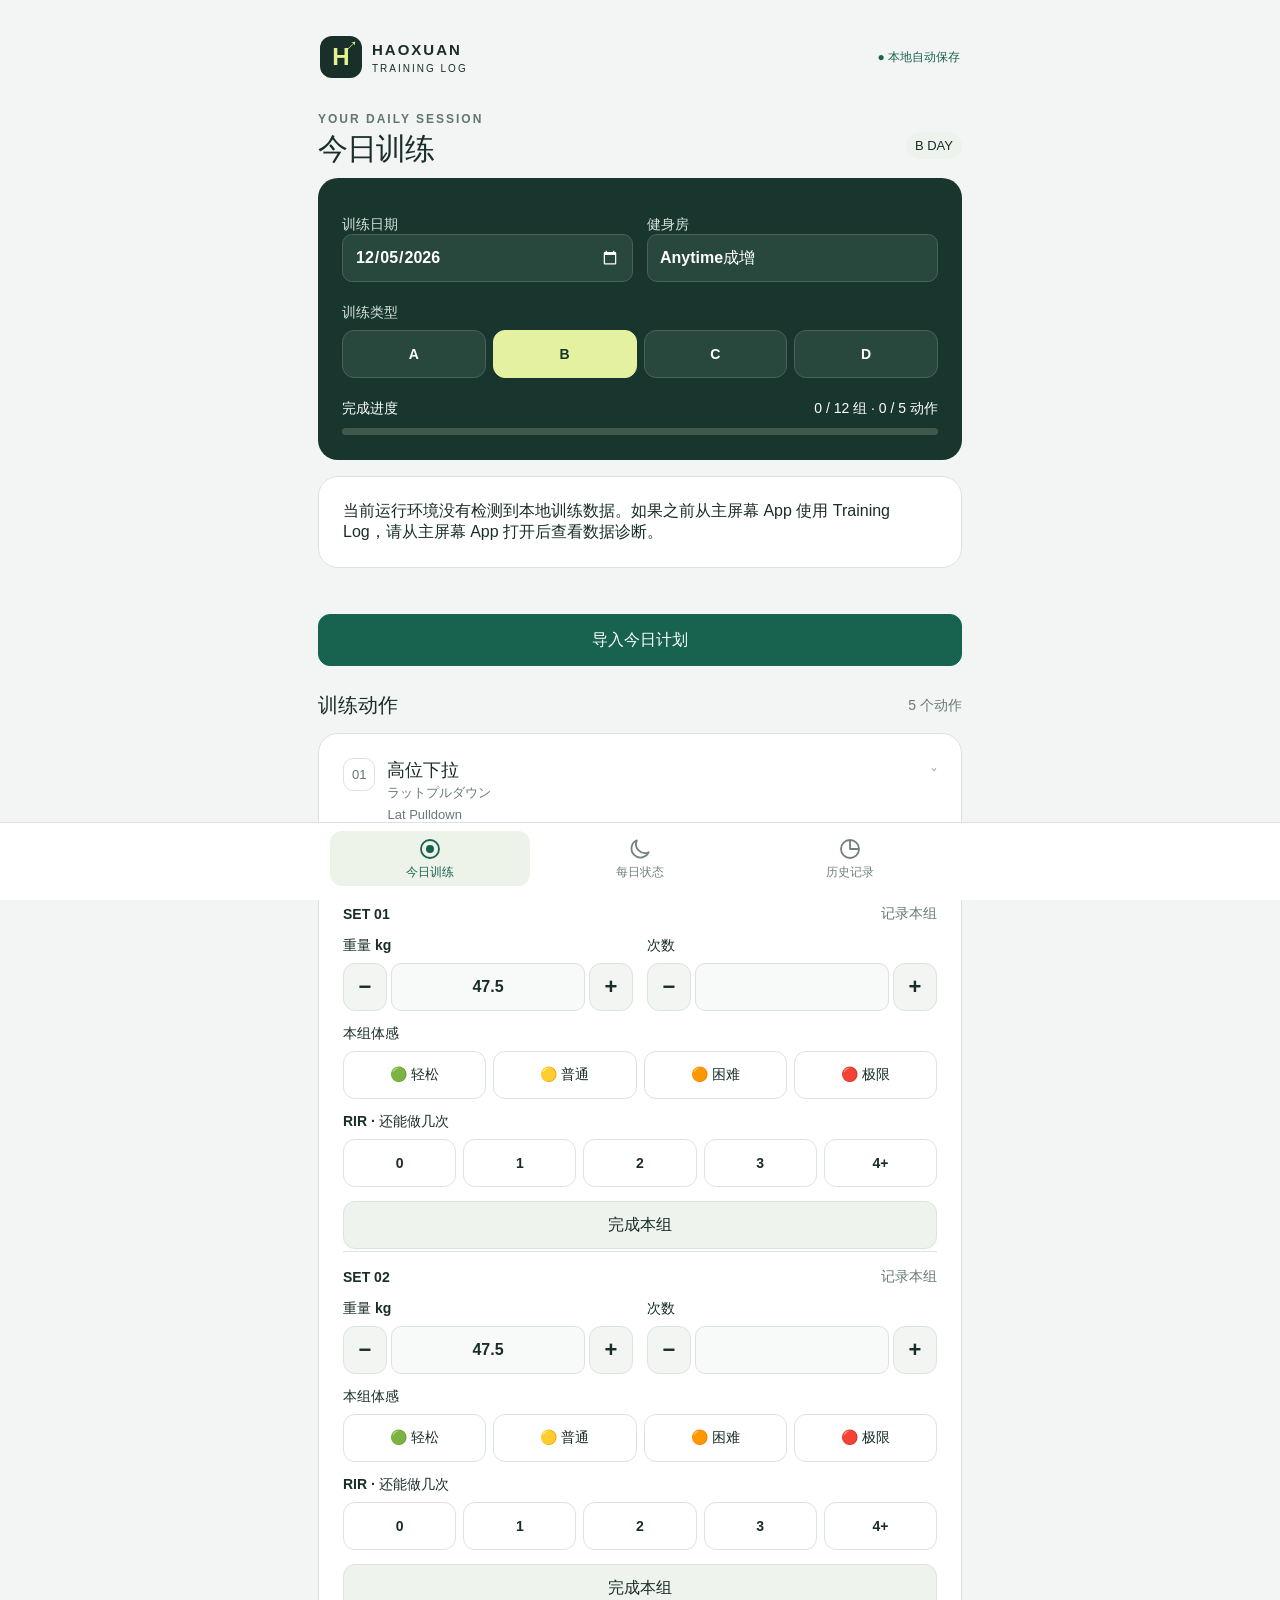
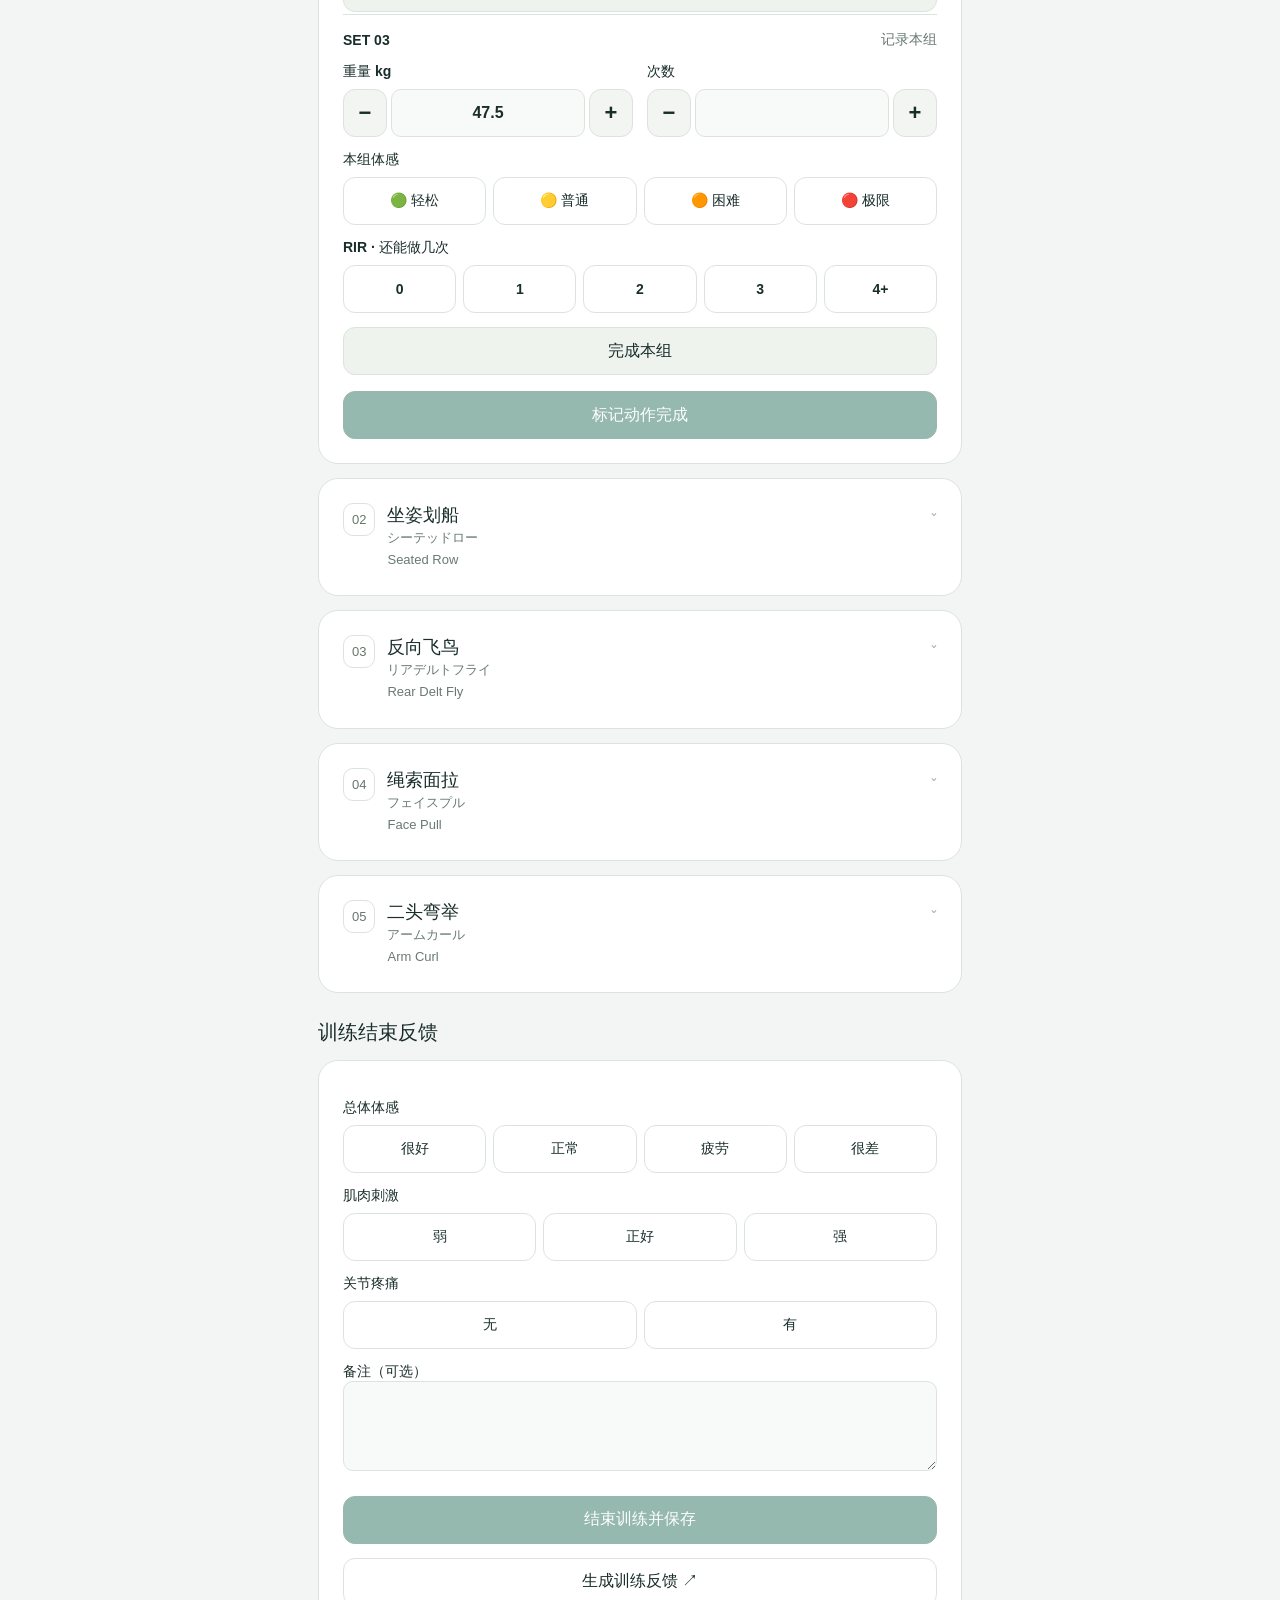
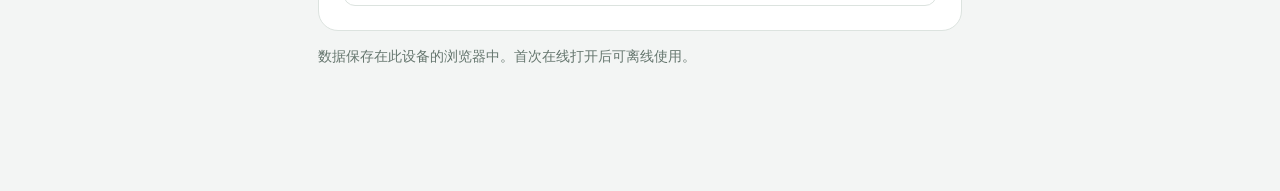
<file: index.html>
<!doctype html>
<html lang="zh-CN"><head><meta charset="UTF-8"><meta name="viewport" content="width=device-width,initial-scale=1"><meta name="theme-color" content="#142c28"><meta name="description" content="Haoxuan 的训练与睡眠记录，自动保存，离线可用。"><meta name="apple-mobile-web-app-capable" content="yes"><meta name="apple-mobile-web-app-title" content="Training Log"><meta name="apple-mobile-web-app-status-bar-style" content="default"><link rel="manifest" href="./manifest.webmanifest"><link rel="apple-touch-icon" href="./icons/apple-touch-icon.png"><link rel="icon" href="./icons/icon-192.png"><link rel="stylesheet" href="./styles.css"><title>Haoxuan Training Log</title><script src="./storage-compat.js" defer></script><script src="./cardio.js" defer></script><script src="./daily-status.js" defer></script><script src="./plan-import.js" defer></script><script src="./pwa-ui.js" defer></script><script src="./data-recovery.js" defer></script><script src="./health-sleep-import.js" defer></script><script src="./app.js" defer></script></head><body><header class="brand app-container"><span class="mark">H<span>↗</span></span><div><strong>HAOXUAN</strong><small>TRAINING LOG</small></div><span id="save-status" role="status">● 本地自动保存</span></header><main id="app" class="app-container"></main><nav class="bottom-nav" aria-label="主导航"><button data-view="training"><span class="nav-icon" aria-hidden="true"><span class="nav-icon-metric">◉</span><svg width="24" height="24" viewBox="0 0 24 24" fill="none" stroke="currentColor" stroke-width="1.8" stroke-linecap="round" stroke-linejoin="round" focusable="false"><circle cx="12" cy="12" r="9"/><circle cx="12" cy="12" r="4" fill="currentColor" stroke="none"/></svg></span><span class="nav-label">今日训练</span></button><button data-view="sleep"><span class="nav-icon" aria-hidden="true"><span class="nav-icon-metric">☾</span><svg width="24" height="24" viewBox="0 0 24 24" fill="none" stroke="currentColor" stroke-width="1.8" stroke-linecap="round" stroke-linejoin="round" focusable="false"><path d="M20.7 15.2A9 9 0 0 1 8.8 3.3a9 9 0 1 0 11.9 11.9Z"/></svg></span><span class="nav-label">每日状态</span></button><button data-view="history"><span class="nav-icon" aria-hidden="true"><span class="nav-icon-metric">◷</span><svg width="24" height="24" viewBox="0 0 24 24" fill="none" stroke="currentColor" stroke-width="1.8" stroke-linecap="round" stroke-linejoin="round" focusable="false"><circle cx="12" cy="12" r="9"/><path d="M12 4v8h8"/></svg></span><span class="nav-label">历史记录</span></button></nav><div id="toast" role="status"></div><dialog id="summary-dialog"><div class="row"><h2>训练反馈</h2><button id="close-summary" aria-label="关闭反馈">✕</button></div><p class="muted">复制后，直接粘贴到 ChatGPT。</p><textarea id="summary" readonly aria-label="训练反馈文本"></textarea><button class="primary full" id="copy">复制到剪贴板</button><p id="copy-status" role="status"></p></dialog><dialog id="import-dialog" aria-labelledby="import-title"><header class="import-header"><h2 id="import-title">导入训练计划</h2><button id="cancel-import">取消</button></header><div id="import-scroll"><p id="import-error" role="alert"></p><section id="import-editor"><label for="plan-json">粘贴 ChatGPT 生成的训练计划 JSON</label><textarea id="plan-json" spellcheck="false" autocapitalize="off" autocomplete="off"></textarea><div class="example-actions"><button data-example="strength">载入力量示例</button><button data-example="cardio">载入有氧示例</button></div><button id="parse-import" class="primary full">解析计划</button></section><section id="import-preview" hidden><div id="import-preview-content"></div><p id="import-conflict" role="status"></p><div class="preview-actions"><button id="edit-import" class="full">返回修改</button><button id="confirm-import" class="primary full">确认导入</button></div></section></div></dialog><dialog id="export-dialog" class="recovery-dialog" aria-labelledby="export-title"><header class="import-header"><h2 id="export-title">导出全部数据</h2><button id="close-export">关闭</button></header><div class="recovery-scroll"><p>完整备份仅在此设备显示，请自行妥善保存。</p><textarea id="backup-output" readonly aria-label="备份 JSON"></textarea><button id="copy-backup" class="primary full">复制备份JSON</button><p id="backup-copy-status" role="status"></p></div></dialog><dialog id="backup-dialog" class="recovery-dialog" aria-labelledby="backup-title"><header class="import-header"><h2 id="backup-title">导入备份</h2><button id="cancel-backup">取消</button></header><div class="recovery-scroll"><p id="backup-error" role="alert"></p><section id="backup-editor"><label for="backup-input">粘贴完整备份 JSON。仅合并缺失数据。</label><textarea id="backup-input" spellcheck="false" autocapitalize="off"></textarea><button id="parse-backup" class="primary full">解析备份</button></section><section id="backup-preview" hidden><div id="backup-preview-content"></div><div class="preview-actions"><button id="edit-backup">返回修改</button><button id="confirm-backup" class="primary">确认合并</button></div></section></div></dialog><dialog id="health-dialog" class="recovery-dialog" aria-labelledby="health-title"><header class="import-header"><h2 id="health-title">Apple 健康睡眠</h2><button id="close-health">关闭</button></header><div class="recovery-scroll"><p id="health-error" role="alert"></p><section id="health-editor"><p>先运行 Haoxuan Sleep Export 快捷指令，再从剪贴板导入。</p><div class="health-actions"><button id="health-clipboard" class="primary full">从剪贴板读取</button><button id="health-paste" class="full">手动粘贴 JSON</button><a class="health-guide-link" href="./shortcuts-apple-health.html" target="_blank" rel="noopener">查看快捷指令设置教程 ↗</a></div><div id="health-manual" hidden><label for="health-json">粘贴睡眠 JSON</label><textarea id="health-json" spellcheck="false" autocapitalize="off" autocomplete="off"></textarea><button id="parse-health" class="primary full">解析睡眠</button></div></section><section id="health-preview" hidden><div id="health-preview-content"></div><button id="replace-health-fields" class="full" aria-pressed="false">使用 Apple 健康值替换客观睡眠字段</button><p class="muted">默认只补空值。此选项不会修改主观评分、备注、咖啡因或午睡。</p><div class="preview-actions"><button id="edit-health">返回修改</button><button id="confirm-health" class="primary">确认导入</button></div></section></div></dialog></body></html>
</file>
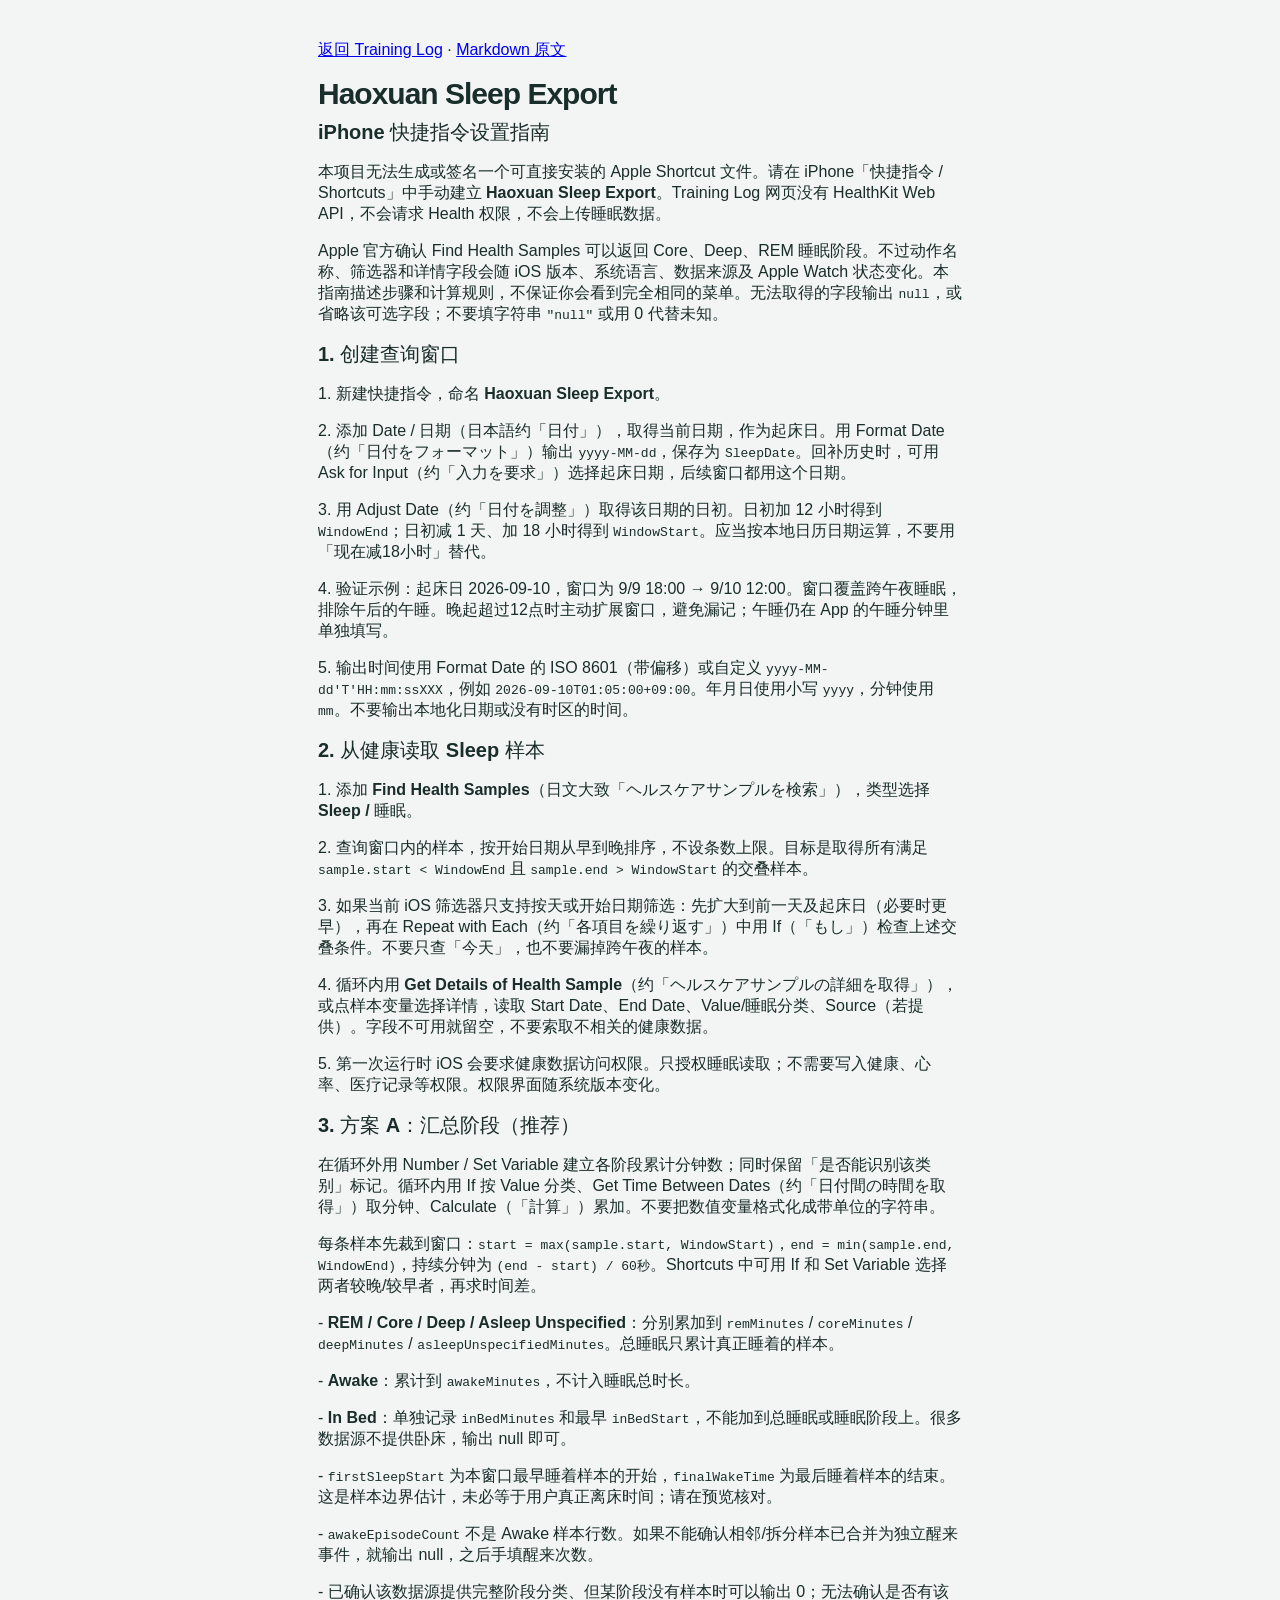
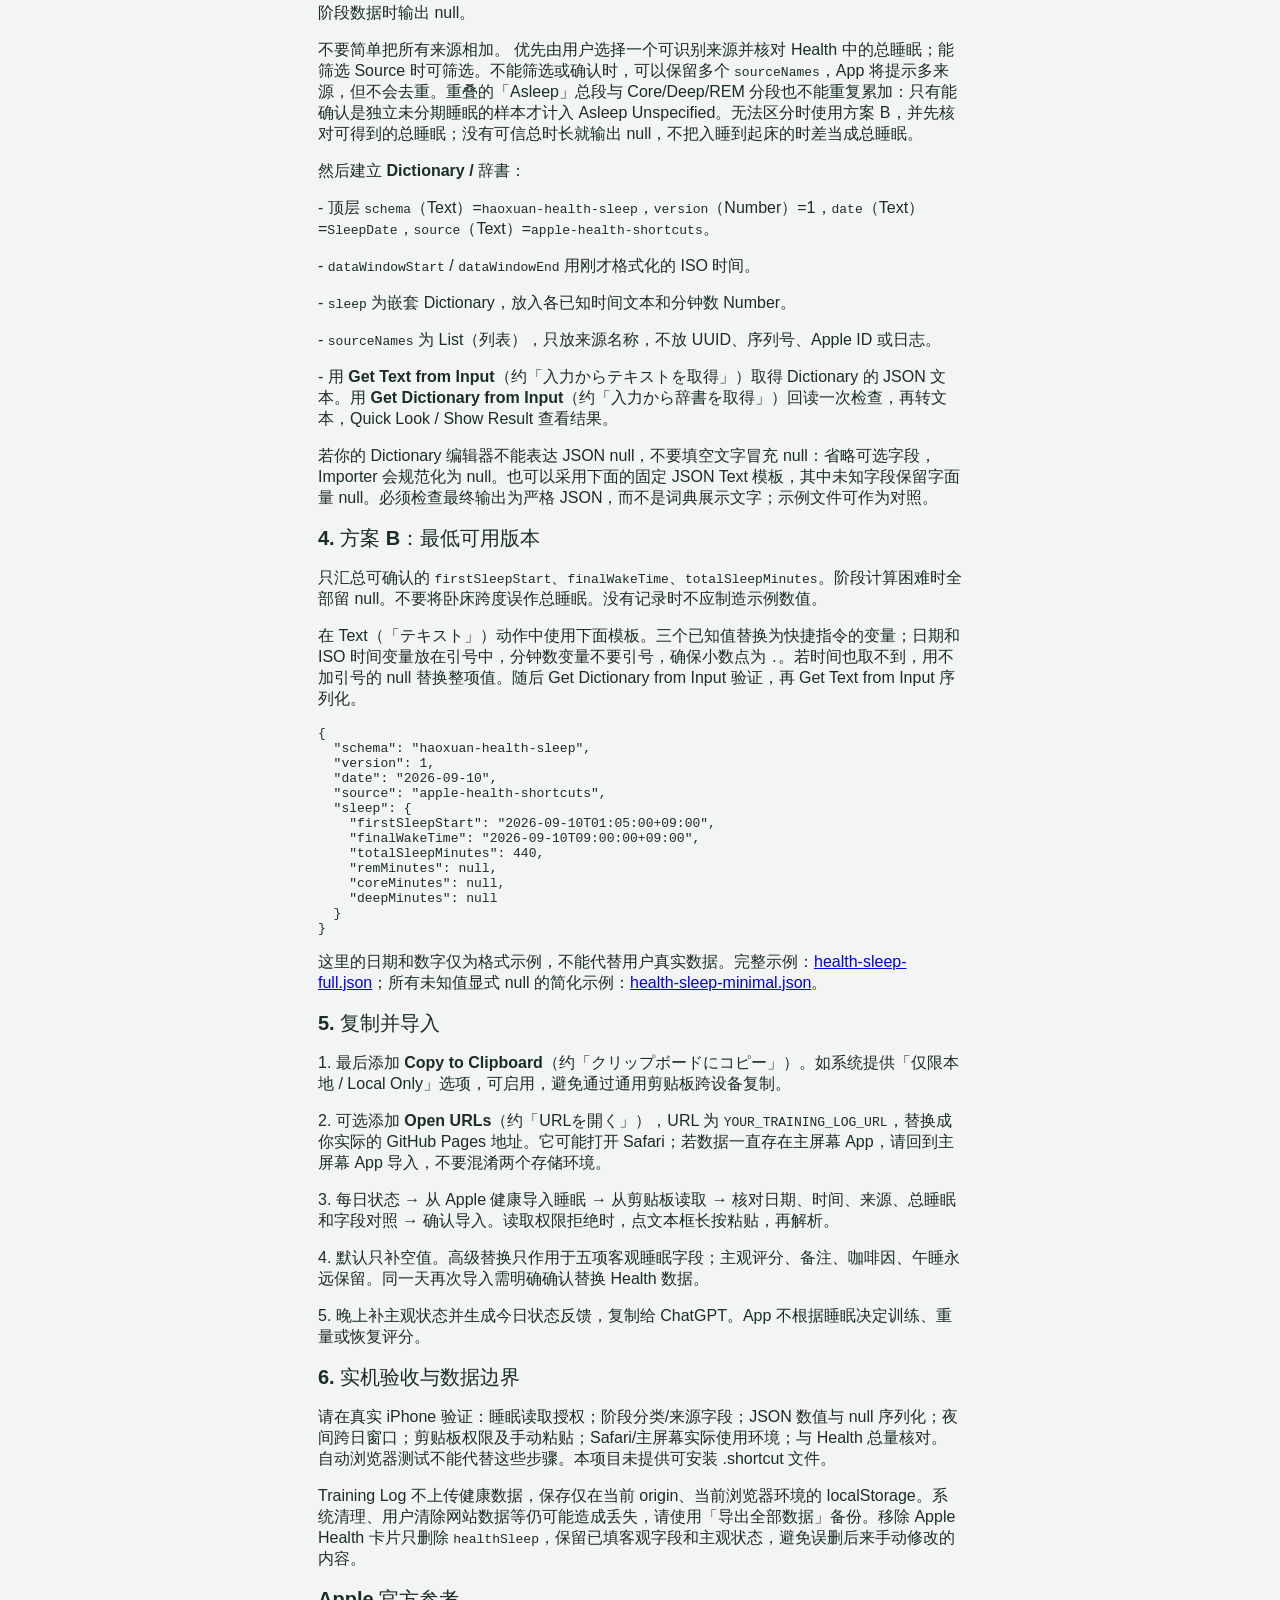
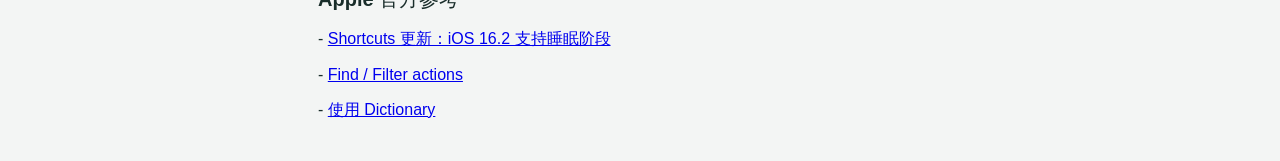
<file: shortcuts-apple-health.html>
<!doctype html><html lang="zh-CN"><head><meta charset="utf-8"><meta name="viewport" content="width=device-width,initial-scale=1"><title>Haoxuan Sleep Export 设置指南</title><link rel="stylesheet" href="./styles.css"></head><body><main class="app-container health-guide"><p><a href="./">返回 Training Log</a> · <a href="./SHORTCUTS-APPLE-HEALTH.md">Markdown 原文</a></p><h1>Haoxuan Sleep Export</h1><h2>iPhone 快捷指令设置指南</h2><p>本项目无法生成或签名一个可直接安装的 Apple Shortcut 文件。请在 iPhone「快捷指令 / Shortcuts」中手动建立 <strong>Haoxuan Sleep Export</strong>。Training Log 网页没有 HealthKit Web API，不会请求 Health 权限，不会上传睡眠数据。</p><p>Apple 官方确认 Find Health Samples 可以返回 Core、Deep、REM 睡眠阶段。不过动作名称、筛选器和详情字段会随 iOS 版本、系统语言、数据来源及 Apple Watch 状态变化。本指南描述步骤和计算规则，不保证你会看到完全相同的菜单。无法取得的字段输出 <code>null</code>，或省略该可选字段；不要填字符串 <code>&quot;null&quot;</code> 或用 0 代替未知。</p><h2>1. 创建查询窗口</h2><p>1. 新建快捷指令，命名 <strong>Haoxuan Sleep Export</strong>。</p><p>2. 添加 Date / 日期（日本語约「日付」），取得当前日期，作为起床日。用 Format Date（约「日付をフォーマット」）输出 <code>yyyy-MM-dd</code>，保存为 <code>SleepDate</code>。回补历史时，可用 Ask for Input（约「入力を要求」）选择起床日期，后续窗口都用这个日期。</p><p>3. 用 Adjust Date（约「日付を調整」）取得该日期的日初。日初加 12 小时得到 <code>WindowEnd</code>；日初减 1 天、加 18 小时得到 <code>WindowStart</code>。应当按本地日历日期运算，不要用「现在减18小时」替代。</p><p>4. 验证示例：起床日 2026-09-10，窗口为 9/9 18:00 → 9/10 12:00。窗口覆盖跨午夜睡眠，排除午后的午睡。晚起超过12点时主动扩展窗口，避免漏记；午睡仍在 App 的午睡分钟里单独填写。</p><p>5. 输出时间使用 Format Date 的 ISO 8601（带偏移）或自定义 <code>yyyy-MM-dd&#x27;T&#x27;HH:mm:ssXXX</code>，例如 <code>2026-09-10T01:05:00+09:00</code>。年月日使用小写 <code>yyyy</code>，分钟使用 <code>mm</code>。不要输出本地化日期或没有时区的时间。</p><h2>2. 从健康读取 Sleep 样本</h2><p>1. 添加 <strong>Find Health Samples</strong>（日文大致「ヘルスケアサンプルを検索」），类型选择 <strong>Sleep / 睡眠</strong>。</p><p>2. 查询窗口内的样本，按开始日期从早到晚排序，不设条数上限。目标是取得所有满足 <code>sample.start &lt; WindowEnd</code> 且 <code>sample.end &gt; WindowStart</code> 的交叠样本。</p><p>3. 如果当前 iOS 筛选器只支持按天或开始日期筛选：先扩大到前一天及起床日（必要时更早），再在 Repeat with Each（约「各項目を繰り返す」）中用 If（「もし」）检查上述交叠条件。不要只查「今天」，也不要漏掉跨午夜的样本。</p><p>4. 循环内用 <strong>Get Details of Health Sample</strong>（约「ヘルスケアサンプルの詳細を取得」），或点样本变量选择详情，读取 Start Date、End Date、Value/睡眠分类、Source（若提供）。字段不可用就留空，不要索取不相关的健康数据。</p><p>5. 第一次运行时 iOS 会要求健康数据访问权限。只授权睡眠读取；不需要写入健康、心率、医疗记录等权限。权限界面随系统版本变化。</p><h2>3. 方案 A：汇总阶段（推荐）</h2><p>在循环外用 Number / Set Variable 建立各阶段累计分钟数；同时保留「是否能识别该类别」标记。循环内用 If 按 Value 分类、Get Time Between Dates（约「日付間の時間を取得」）取分钟、Calculate（「計算」）累加。不要把数值变量格式化成带单位的字符串。</p><p>每条样本先裁到窗口：<code>start = max(sample.start, WindowStart)</code>，<code>end = min(sample.end, WindowEnd)</code>，持续分钟为 <code>(end - start) / 60秒</code>。Shortcuts 中可用 If 和 Set Variable 选择两者较晚/较早者，再求时间差。</p><p>- <strong>REM / Core / Deep / Asleep Unspecified</strong>：分别累加到 <code>remMinutes</code> / <code>coreMinutes</code> / <code>deepMinutes</code> / <code>asleepUnspecifiedMinutes</code>。总睡眠只累计真正睡着的样本。</p><p>- <strong>Awake</strong>：累计到 <code>awakeMinutes</code>，不计入睡眠总时长。</p><p>- <strong>In Bed</strong>：单独记录 <code>inBedMinutes</code> 和最早 <code>inBedStart</code>，不能加到总睡眠或睡眠阶段上。很多数据源不提供卧床，输出 null 即可。</p><p>- <code>firstSleepStart</code> 为本窗口最早睡着样本的开始，<code>finalWakeTime</code> 为最后睡着样本的结束。这是样本边界估计，未必等于用户真正离床时间；请在预览核对。</p><p>- <code>awakeEpisodeCount</code> 不是 Awake 样本行数。如果不能确认相邻/拆分样本已合并为独立醒来事件，就输出 null，之后手填醒来次数。</p><p>- 已确认该数据源提供完整阶段分类、但某阶段没有样本时可以输出 0；无法确认是否有该阶段数据时输出 null。</p><p><strong>不要简单把所有来源相加。</strong> 优先由用户选择一个可识别来源并核对 Health 中的总睡眠；能筛选 Source 时可筛选。不能筛选或确认时，可以保留多个 <code>sourceNames</code>，App 将提示多来源，但不会去重。重叠的「Asleep」总段与 Core/Deep/REM 分段也不能重复累加：只有能确认是独立未分期睡眠的样本才计入 Asleep Unspecified。无法区分时使用方案 B，并先核对可得到的总睡眠；没有可信总时长就输出 null，不把入睡到起床的时差当成总睡眠。</p><p>然后建立 <strong>Dictionary / 辞書</strong>：</p><p>- 顶层 <code>schema</code>（Text）=<code>haoxuan-health-sleep</code>，<code>version</code>（Number）=1，<code>date</code>（Text）=<code>SleepDate</code>，<code>source</code>（Text）=<code>apple-health-shortcuts</code>。</p><p>- <code>dataWindowStart</code> / <code>dataWindowEnd</code> 用刚才格式化的 ISO 时间。</p><p>- <code>sleep</code> 为嵌套 Dictionary，放入各已知时间文本和分钟数 Number。</p><p>- <code>sourceNames</code> 为 List（列表），只放来源名称，不放 UUID、序列号、Apple ID 或日志。</p><p>- 用 <strong>Get Text from Input</strong>（约「入力からテキストを取得」）取得 Dictionary 的 JSON 文本。用 <strong>Get Dictionary from Input</strong>（约「入力から辞書を取得」）回读一次检查，再转文本，Quick Look / Show Result 查看结果。</p><p>若你的 Dictionary 编辑器不能表达 JSON null，不要填空文字冒充 null：省略可选字段，Importer 会规范化为 null。也可以采用下面的固定 JSON Text 模板，其中未知字段保留字面量 null。必须检查最终输出为严格 JSON，而不是词典展示文字；示例文件可作为对照。</p><h2>4. 方案 B：最低可用版本</h2><p>只汇总可确认的 <code>firstSleepStart</code>、<code>finalWakeTime</code>、<code>totalSleepMinutes</code>。阶段计算困难时全部留 null。不要将卧床跨度误作总睡眠。没有记录时不应制造示例数值。</p><p>在 Text（「テキスト」）动作中使用下面模板。三个已知值替换为快捷指令的变量；日期和 ISO 时间变量放在引号中，分钟数变量不要引号，确保小数点为 <code>.</code>。若时间也取不到，用不加引号的 null 替换整项值。随后 Get Dictionary from Input 验证，再 Get Text from Input 序列化。</p><pre><code>{
  &quot;schema&quot;: &quot;haoxuan-health-sleep&quot;,
  &quot;version&quot;: 1,
  &quot;date&quot;: &quot;2026-09-10&quot;,
  &quot;source&quot;: &quot;apple-health-shortcuts&quot;,
  &quot;sleep&quot;: {
    &quot;firstSleepStart&quot;: &quot;2026-09-10T01:05:00+09:00&quot;,
    &quot;finalWakeTime&quot;: &quot;2026-09-10T09:00:00+09:00&quot;,
    &quot;totalSleepMinutes&quot;: 440,
    &quot;remMinutes&quot;: null,
    &quot;coreMinutes&quot;: null,
    &quot;deepMinutes&quot;: null
  }
}
</code></pre><p>这里的日期和数字仅为格式示例，不能代替用户真实数据。完整示例：<a href="examples/health-sleep-full.json">health-sleep-full.json</a>；所有未知值显式 null 的简化示例：<a href="examples/health-sleep-minimal.json">health-sleep-minimal.json</a>。</p><h2>5. 复制并导入</h2><p>1. 最后添加 <strong>Copy to Clipboard</strong>（约「クリップボードにコピー」）。如系统提供「仅限本地 / Local Only」选项，可启用，避免通过通用剪贴板跨设备复制。</p><p>2. 可选添加 <strong>Open URLs</strong>（约「URLを開く」），URL 为 <code>YOUR_TRAINING_LOG_URL</code>，替换成你实际的 GitHub Pages 地址。它可能打开 Safari；若数据一直存在主屏幕 App，请回到主屏幕 App 导入，不要混淆两个存储环境。</p><p>3. 每日状态 → 从 Apple 健康导入睡眠 → 从剪贴板读取 → 核对日期、时间、来源、总睡眠和字段对照 → 确认导入。读取权限拒绝时，点文本框长按粘贴，再解析。</p><p>4. 默认只补空值。高级替换只作用于五项客观睡眠字段；主观评分、备注、咖啡因、午睡永远保留。同一天再次导入需明确确认替换 Health 数据。</p><p>5. 晚上补主观状态并生成今日状态反馈，复制给 ChatGPT。App 不根据睡眠决定训练、重量或恢复评分。</p><h2>6. 实机验收与数据边界</h2><p>请在真实 iPhone 验证：睡眠读取授权；阶段分类/来源字段；JSON 数值与 null 序列化；夜间跨日窗口；剪贴板权限及手动粘贴；Safari/主屏幕实际使用环境；与 Health 总量核对。自动浏览器测试不能代替这些步骤。本项目未提供可安装 .shortcut 文件。</p><p>Training Log 不上传健康数据，保存仅在当前 origin、当前浏览器环境的 localStorage。系统清理、用户清除网站数据等仍可能造成丢失，请使用「导出全部数据」备份。移除 Apple Health 卡片只删除 <code>healthSleep</code>，保留已填客观字段和主观状态，避免误删后来手动修改的内容。</p><h2>Apple 官方参考</h2><p>- <a href="https://support.apple.com/en-au/101583">Shortcuts 更新：iOS 16.2 支持睡眠阶段</a></p><p>- <a href="https://support.apple.com/en-sa/guide/shortcuts/apd3c845e881/ios">Find / Filter actions</a></p><p>- <a href="https://support.apple.com/en-au/guide/shortcuts/apd43b69f337/ios">使用 Dictionary</a></p></main></body></html>
</file>
<file: styles.css>
:root{
  --bottom-nav-comfort:14px;
  --bottom-nav-height:calc(64px + max(env(safe-area-inset-bottom,0px),var(--bottom-nav-comfort)));
  font-family:-apple-system,BlinkMacSystemFont,"Segoe UI","PingFang SC","Hiragino Sans","Microsoft YaHei",sans-serif;
  color:#192d2a;
  background:#f3f5f4;
  font-synthesis:none;
  --green:#17634f;
  --line:#dce3df}
* , *::before, *::after{
  box-sizing:border-box}
html,body{
  width:100%;
  max-width:100%;
  margin:0;
  overflow-x:clip}
/* viewport-fit defaults to auto: the browser owns status-bar insetting.
   Do not add a second body safe-area-top inset. */
html{
  scroll-padding-bottom:calc(var(--bottom-nav-height,72px) + 24px)}
.app-container{
  width:100%;
  max-width:680px;
  margin-inline:auto}
.input-wrap{
  display:contents}
.grid2 > *, .row > *, .brand > *, .bottom-nav > *, .choices > *, .stepper > *, .panel > *, .exercise > *, form, fieldset, label, .names{
  min-width:0}
fieldset{
  margin:0;
  max-width:100%}
button,input,textarea,select{
  font:inherit}
button{
  cursor:pointer;
  touch-action:manipulation;
  border:1px solid var(--line);
  border-radius:12px;
  background:#fff;
  color:inherit;
  min-height:48px;
  padding:10px 14px;
  font-weight:600}
button:disabled{
  opacity:.45;
  cursor:default}
button:focus-visible,input:focus-visible,textarea:focus-visible{
  outline:3px solid #b3cc42;
  outline-offset:2px}
button:active{
  transform:scale(.98)}
.brand{
  max-width:680px;
  margin:auto;
  display:flex;
  align-items:center;
  gap:10px;
  padding:24px 20px 18px}
.mark{
  width:42px;
  height:42px;
  background:#182f2a;
  color:#e2f390;
  border-radius:12px;
  display:grid;
  place-content:center;
  font-size:24px;
  font-weight:800;
  position:relative}
.mark span{
  position:absolute;
  right:4px;
  top:2px;
  font-size:15px}
.brand strong{
  font-size:15px;
  letter-spacing:2px}
.brand small{
  display:block;
  font-size:10px;
  letter-spacing:2px;
  margin-top:4px}
#save-status{
  margin-left:auto;
  font-size:12px;
  color:var(--green);
  max-width:125px}
main{
  max-width:680px;
  margin:auto;
  padding:8px 18px calc(var(--bottom-nav-height,78px) + 32px)}
h1{
  font-size:30px;
  letter-spacing:-1px;
  margin:3px 0 8px}
h2{
  font-size:20px;
  margin:0}
h3{
  margin:0;
  font-size:18px}
.eyebrow{
  color:#62766e;
  letter-spacing:2px;
  font-size:12px;
  font-weight:700}
.muted{
  color:#65766e;
  font-size:14px;
  line-height:1.6}
.row{
  display:flex;
  justify-content:space-between;
  align-items:center;
  gap:12px}
.section-title{
  margin:26px 0 14px}
.panel,.exercise{
  background:white;
  border:1px solid var(--line);
  border-radius:20px;
  padding:18px;
  margin-bottom:14px}
.session{
  background:#18352e;
  color:white;
  border:0;
  padding:20px}
.session .muted{
  color:#c0d3c9}
.session label{
  color:#d6e3db}
.session input{
  background:#28473d;
  border-color:#496259;
  color:white;
  color-scheme:dark}
.grid2{
  display:grid;
  grid-template-columns:repeat(2,minmax(0,1fr));
  gap:14px}
label,.label{
  display:block;
  font-size:14px;
  font-weight:600;
  margin:14px 0 8px}
input,select,textarea{
  display:block;
  width:100%;
  max-width:100%;
  min-width:0;
  box-sizing:border-box;
  border:1px solid var(--line);
  border-radius:10px;
  padding:12px;
  background:#f8faf9;
  color:inherit;
  font-size:16px;
  min-height:48px}
textarea{
  resize:vertical;
  min-height:90px}
.choices{
  display:grid;
  grid-template-columns:repeat(var(--cols,4),minmax(0,1fr));
  gap:7px}
.choices button{
  padding:10px 3px;
  font-size:14px}
.choices button[aria-pressed=true]{
  background:#e1edbe;
  border-color:#8fba52;
  color:#24402c}
.session .choices button{
  background:#28473d;
  border-color:#496259;
  color:white}
.session .choices button[aria-pressed=true]{
  background:#e3f1a0;
  color:#18352e;
  border-color:#e3f1a0}
.progress-label{
  font-size:14px;
  margin-top:22px}
progress{
  width:100%;
  height:7px;
  appearance:none;
  border:0;
  border-radius:10px;
  overflow:hidden;
  margin-top:10px;
  background:#3f594f}
progress::-webkit-progress-bar{
  background:#3f594f}
progress::-webkit-progress-value{
  background:#dcec97}
progress::-moz-progress-bar{
  background:#dcec97}
.counter{
  color:#687a71;
  font-size:14px}
.exercise summary{
  cursor:pointer;
  list-style:none;
  min-height:65px;
  display:flex;
  gap:12px;
  align-items:flex-start}
.exercise summary::-webkit-details-marker{
  display:none}
.exercise-number{
  font-size:13px;
  color:#66766d;
  border:1px solid var(--line);
  padding:8px;
  border-radius:10px}
.names{
  flex:1}
.names small{
  display:block;
  font-size:13px;
  color:#697a72;
  line-height:1.7}
.target{
  background:#f0f4ee;
  padding:10px 12px;
  border-radius:10px;
  margin:12px 0;
  font-size:14px}
.set{
  border-top:1px solid var(--line);
  padding:16px 0 2px}
.set-title{
  font-size:14px;
  font-weight:700}
.set.done .set-title{
  color:var(--green)}
.stepper{
  display:grid;
  grid-template-columns:44px minmax(0,1fr) 44px;
  gap:4px}
.stepper button{
  padding:0;
  font-size:22px;
  background:#f2f5f2}
.stepper input{
  text-align:center;
  padding:8px 2px;
  font-weight:700;
  appearance:textfield}
.stepper input::-webkit-inner-spin-button{
  appearance:none}
.primary{
  background:var(--green);
  color:white;
  border-color:var(--green)}
.full{
  width:100%;
  margin-top:14px}
.complete-set{
  background:#eef3ed}
.complete-set[aria-pressed=true]{
  background:#dfeccf;
  color:#245536;
  border-color:#b6d494}
.rating-ends{
  display:flex;
  justify-content:space-between;
  color:#748078;
  font-size:12px;
  margin-top:6px}
.history-item{
  display:block;
  text-align:left;
  width:100%;
  margin-bottom:10px;
  padding:18px}
.badge{
  font-size:13px;
  border-radius:20px;
  background:#eef2ec;
  padding:6px 9px;
  white-space:nowrap}
.history-item .muted{
  margin:6px 0 0}
.bottom-nav{
  position:fixed;
  bottom:0;
  left:0;
  right:0;
  display:flex;
  justify-content:center;
  gap:10px;
  border-top:1px solid var(--line);
  /* Opaque paint avoids a fixed backdrop-filter compositor layer on iOS. */
  background:#fff;
  padding:8px 16px max(env(safe-area-inset-bottom,0px),var(--bottom-nav-comfort));
  z-index:5}
.bottom-nav button{
  border:0;
  background:transparent;
  flex:1;
  max-width:200px;
  font-size:21px;
  padding:4px;
  min-height:55px;
  color:#738179}
.bottom-nav .nav-label{
  display:block;
  font-size:12px;
  margin-top:3px}
/* Keep the existing font line metrics so enlarging only the icon does not
   change button/nav height. The original glyph is an aria-hidden sizing strut. */
.bottom-nav .nav-icon{
  display:inline-block;
  position:relative;
  width:24px;
  font:inherit;
  line-height:inherit}
.bottom-nav .nav-icon-metric{
  visibility:hidden}
.bottom-nav .nav-icon svg{
  display:block;
  position:absolute;
  width:24px;
  height:24px;
  inset:0;
  margin:auto}
.bottom-nav button.active{
  color:var(--green);
  background:#eef3e9}
#toast{
  position:fixed;
  bottom:100px;
  left:50%;
  transform:translateX(-50%);
  background:#182f2a;
  color:white;
  padding:12px 20px;
  border-radius:12px;
  z-index:20;
  max-width:90%;
  display:none}
dialog{
  border:0;
  border-radius:22px;
  padding:22px;
  width:calc(100% - 28px);
  max-width:600px;
  max-height:85dvh}
dialog::backdrop{
  background:#10251db3}
#summary{
  height:45dvh;
  line-height:1.7;
  margin-top:8px}
.empty{
  padding:28px 4px;
  display:flex;
  flex-direction:column;
  align-items:center;
  justify-content:center;
  width:100%;
  text-align:center}
.empty > *{
  margin-inline:auto}
.empty-state-content{
  width:100%;
  display:flex;
  flex-direction:column;
  align-items:center;
  justify-content:center;
  text-align:center;
  gap:6px;
  /* Keep the existing 28px spacing budget: 6px gap + 11px per edge.
     The visible group stays centered and the card height stays unchanged. */
  margin-block:11px}
.empty-state-content > h3, .empty-state-content > p{
  width:100%;
  margin:0;
  text-align:center;
  text-indent:0;
  letter-spacing:normal}
.link{
  color:var(--green)}
/* Preserve the desktop textarea baseline spacing after block normalization. */
@media(min-width:601px){label:has(> textarea){padding-bottom:3px}}
@media(min-width:700px){
  .brand{
  padding-top:36px}
main{
  padding-top:16px}
.panel,.exercise{
  padding:24px}
}
@media(prefers-reduced-motion:reduce){
  *{
  scroll-behavior:auto!important}
}


/* Phone-only ergonomics. Tablet and desktop retain the original layout. */
@media (max-width: 600px) {
  
  .app-container {
   width: 100%;
   padding-inline: 16px;
   }

  .brand {
   padding: 16px 16px 12px;
   gap: 8px;
   }

  .mark {
   flex-shrink: 0;
   width: 38px;
   height: 38px;
   }

  .brand strong {
   font-size: 14px;
   letter-spacing: 1.5px;
   }

  .brand small {
   letter-spacing: 1.3px;
   }

  #save-status {
   max-width: 100px;
   font-size: 12px;
   line-height: 1.4;
   }

  h1 {
   font-size: 27px;
   }

  .eyebrow {
   letter-spacing: 1.2px;
   }

  .badge {
   flex-shrink: 0;
   }

  .panel, .exercise {
   width: 100%;
   max-width: 100%;
   padding: 16px;
   }

  .section-title {
   margin: 24px 0 12px;
   }

  button {
   max-width: 100%;
   min-width: 0;
   }

  input, select {
   height: 52px;
   min-height: 52px;
   line-height: 1.25;
   }

  .input-wrap {
   display: block;
   width: 100%;
   max-width: 100%;
   min-width: 0;
   contain: inline-size;
   margin-top: 7px;
   }

  .input-wrap > input {
   margin: 0;
   }

  label > input, label > textarea {
   display: block;
   margin-top: 7px;
   }

  input[type="date"], input[type="time"] {
   appearance: none;
   -webkit-appearance: none;
   }

  input::-webkit-date-and-time-value {
   text-align: left;
   }

  .session {
   padding: 14px 16px;
   }

  .session .grid2 {
   gap: 10px;
   }

  .session label {
   margin-top: 8px;
   margin-bottom: 6px;
   }

  .session input {
   padding: 10px 8px;
   }

  .session .choices {
   gap: 8px;
   }

  .session .choices button {
   white-space: nowrap;
   }

  .progress-label {
   margin-top: 14px;
   gap: 6px;
   font-size: 13px;
   }

  progress {
   margin-top: 7px;
   }

  .exercise summary {
   gap: 10px;
   }

  .names h3 {
   font-size: 19px;
   overflow-wrap: anywhere;
   }

  .names small[lang="ja"] {
   font-size: 14px;
   }

  .names small[lang="en"] {
   font-size: 12px;
   }

  .names small {
   overflow-wrap: anywhere;
   }

  .target {
   display: flex;
   justify-content: space-between;
   gap: 8px;
   flex-wrap: wrap;
   }

  .target > span {
   float: none !important;
   }

  /* Each stepper gets a full row so its number remains easy to read and tap. */
  .set > .grid2 {
   grid-template-columns: minmax(0, 1fr);
   gap: 0;
   }

  .stepper {
   grid-template-columns: 52px minmax(0, 1fr) 52px;
   gap: 8px;
   }

  .stepper input {
   font-size: 20px;
   min-height: 52px;
   }

  .stepper button {
   min-height: 52px;
   }

  .set .choices:has([data-choice$=".feel"]) {
   grid-template-columns: repeat(2, minmax(0, 1fr));
   gap: 8px;
   }

  .choices button {
   white-space: nowrap;
   }

  .set .complete-set {
   min-height: 50px;
   }

  .set.done {
   border-top-color: #8cb36b;
   }

  .set.done > .row {
   background: #eef5e4;
   border-radius: 8px;
   box-shadow: 0 0 0 5px #eef5e4;
   }

  .sleep-fields > label {
   margin: 0 0 20px;
   }

  .sleep-fields .grid2 {
   grid-template-columns: minmax(0, 1fr);
   gap: 18px;
   }

  .sleep-fields .grid2 label {
   margin: 0;
   line-height: 1.5;
   }

  .rating-ends + label {
   margin-top: 24px;
   }

  /* WebKit may paint an example time even when value is empty. Keep the
     unfocused display blank;
   focusing still opens the native time picker. */
  input[type="time"].time-empty:not(:focus)::-webkit-date-and-time-value,
  input[type="time"].time-empty:not(:focus)::-webkit-datetime-edit {
  
    color: transparent;
  
    -webkit-text-fill-color: transparent;
  
  }

  /* Center only native date text; preserve its box and inline padding. */
  input[type="date"] {
    padding-top: 0;
    padding-bottom: 0;
  }
  input[type="date"]::-webkit-date-and-time-value,
  input[type="date"]::-webkit-datetime-edit {
    display: flex;
    align-items: center;
    justify-content: flex-start;
    height: 100%;
    min-height: 100%;
    padding: 0;
  }

  #close-summary {
   width: 48px;
   flex-shrink: 0;
   }

}

@media (max-width: 360px) {
  
  .session .grid2 {
   grid-template-columns: minmax(0, 1fr);
   gap: 0;
   }

  .target {
   flex-direction: column;
   gap: 4px;
   }

  .brand strong {
   letter-spacing: 1px;
   }

  #save-status {
   max-width: 88px;
   }

}


/* v0.2: scoped import sheet; existing mobile control geometry is retained. */
#import-dialog { padding: 0; margin: 0 auto; overflow: hidden; }
#import-dialog[open] { display: flex; flex-direction: column; }
.import-header { display:flex; align-items:center; justify-content:space-between; gap:12px; padding:16px; flex-shrink:0; border-bottom:1px solid var(--line); }
.import-header h2 { min-width:0; }
#cancel-import { flex-shrink:0; }
#import-scroll { overflow:auto; overscroll-behavior:contain; min-height:0; padding:16px; }
#plan-json { min-height:220px; max-height:45dvh; }
#import-preview-content { overflow-wrap:anywhere; }
#import-error { color:#9b3028; overflow-wrap:anywhere; }
#import-error:empty { display:none; }
.sleep-fields > h2 { margin-bottom:18px; }

.imported-plan, .imported-instructions, .exercise .names { overflow-wrap: anywhere; }

/* v0.2.1: scope spacing to import/recovery; existing workout geometry stays intact. */
.import-entry { margin-block:32px 24px; }
.import-entry button, #parse-import { min-height:52px; }
#import-dialog, .recovery-dialog { max-height:90dvh; }
#import-scroll, .recovery-scroll { padding-bottom:calc(24px + env(safe-area-inset-bottom)); }
#import-editor > label { margin:8px 0 16px; line-height:1.5; }
#plan-json { min-height:220px; padding:16px; line-height:1.5; font-size:16px; margin:0; }
.example-actions { display:grid; grid-template-columns:repeat(2,minmax(0,1fr)); gap:12px; margin-top:16px; }
.example-actions button { min-width:0; min-height:44px; margin:0; }
#parse-import { margin-top:24px; }
#import-preview { padding-top:24px; border-top:1px solid var(--line); }
.preview-summary { margin-bottom:24px; }
.preview-exercises { display:grid; gap:16px; }
.preview-exercise { margin:0; }
.preview-exercise > p { margin:8px 0; }
.preview-detail { margin-top:16px; }
.preview-detail p { margin:6px 0 0; }
.preview-actions { display:grid; gap:12px; margin-top:24px; }
.preview-actions button { min-height:48px; margin:0; }
.recovery-dialog { padding:0; margin:0 auto; overflow:hidden; }
.recovery-dialog[open] { display:flex; flex-direction:column; }
.recovery-scroll { overflow:auto; overscroll-behavior:contain; min-height:0; padding:16px 16px calc(24px + env(safe-area-inset-bottom)); }
.recovery-scroll textarea { min-height:220px; font-size:16px; line-height:1.5; overflow-wrap:anywhere; white-space:pre-wrap; }
.recovery-dialog .import-header button { flex-shrink:0; min-height:44px; }
.diagnostics, .recovery-notice, .recovery-scroll, .preview-exercise { overflow-wrap:anywhere; }
.diagnostics dt { color:var(--muted); margin-top:16px; }
.diagnostics dd { margin:6px 0 0; }
#backup-error { color:#9b3028; }
#backup-error:empty { display:none; }
@media (max-width:360px) {
 .example-actions { grid-template-columns:minmax(0,1fr); }
 #plan-json { min-height:180px; }
}

/* v0.3: scoped sleep bridge; existing workout/nav/container geometry unchanged. */
.health-entry { margin:16px 0 24px; }
.health-entry p { margin:10px 0; }
.health-card { background:#f3f5f4; border:1px solid var(--line, #dce3df); border-radius:16px; padding:16px; margin:0 0 24px; overflow-wrap:anywhere; }
.health-card h3 { margin-top:0; }
.health-metrics { margin:12px 0; }
.health-metrics > div { display:flex; justify-content:space-between; gap:16px; padding:8px 0; }
.health-metrics dt,.health-metrics dd { min-width:0; margin:0; }
.health-metrics dd { text-align:right; font-weight:600; }
.health-actions { display:grid; gap:12px; margin:20px 0 24px; }
.health-guide-link { display:block; padding:12px 0; color:inherit; min-height:44px; }
#health-manual textarea { margin:8px 0 20px; }
#health-dialog button { min-height:48px; white-space:normal; }
#health-dialog [hidden] { display:none; }
#health-dialog #replace-health-fields[aria-pressed="true"] { background:#d6ff82; color:#142c28; }
.health-comparison { padding:16px 0; border-bottom:1px solid #dce3df; }
.health-comparison p { margin:8px 0; }
#health-preview #replace-health-fields { margin-top:24px; }
#health-error:empty { display:none; }
#health-error { color:#963b25; overflow-wrap:anywhere; }
.health-guide { padding-block:24px; overflow-wrap:anywhere; }
.health-guide pre { overflow:auto; white-space:pre-wrap; word-break:break-word; }
.health-guide li { margin-block:12px; }
@media(max-width:360px) { #health-manual textarea { min-height:180px; } #health-dialog .preview-actions { grid-template-columns:1fr; } }
</file>
